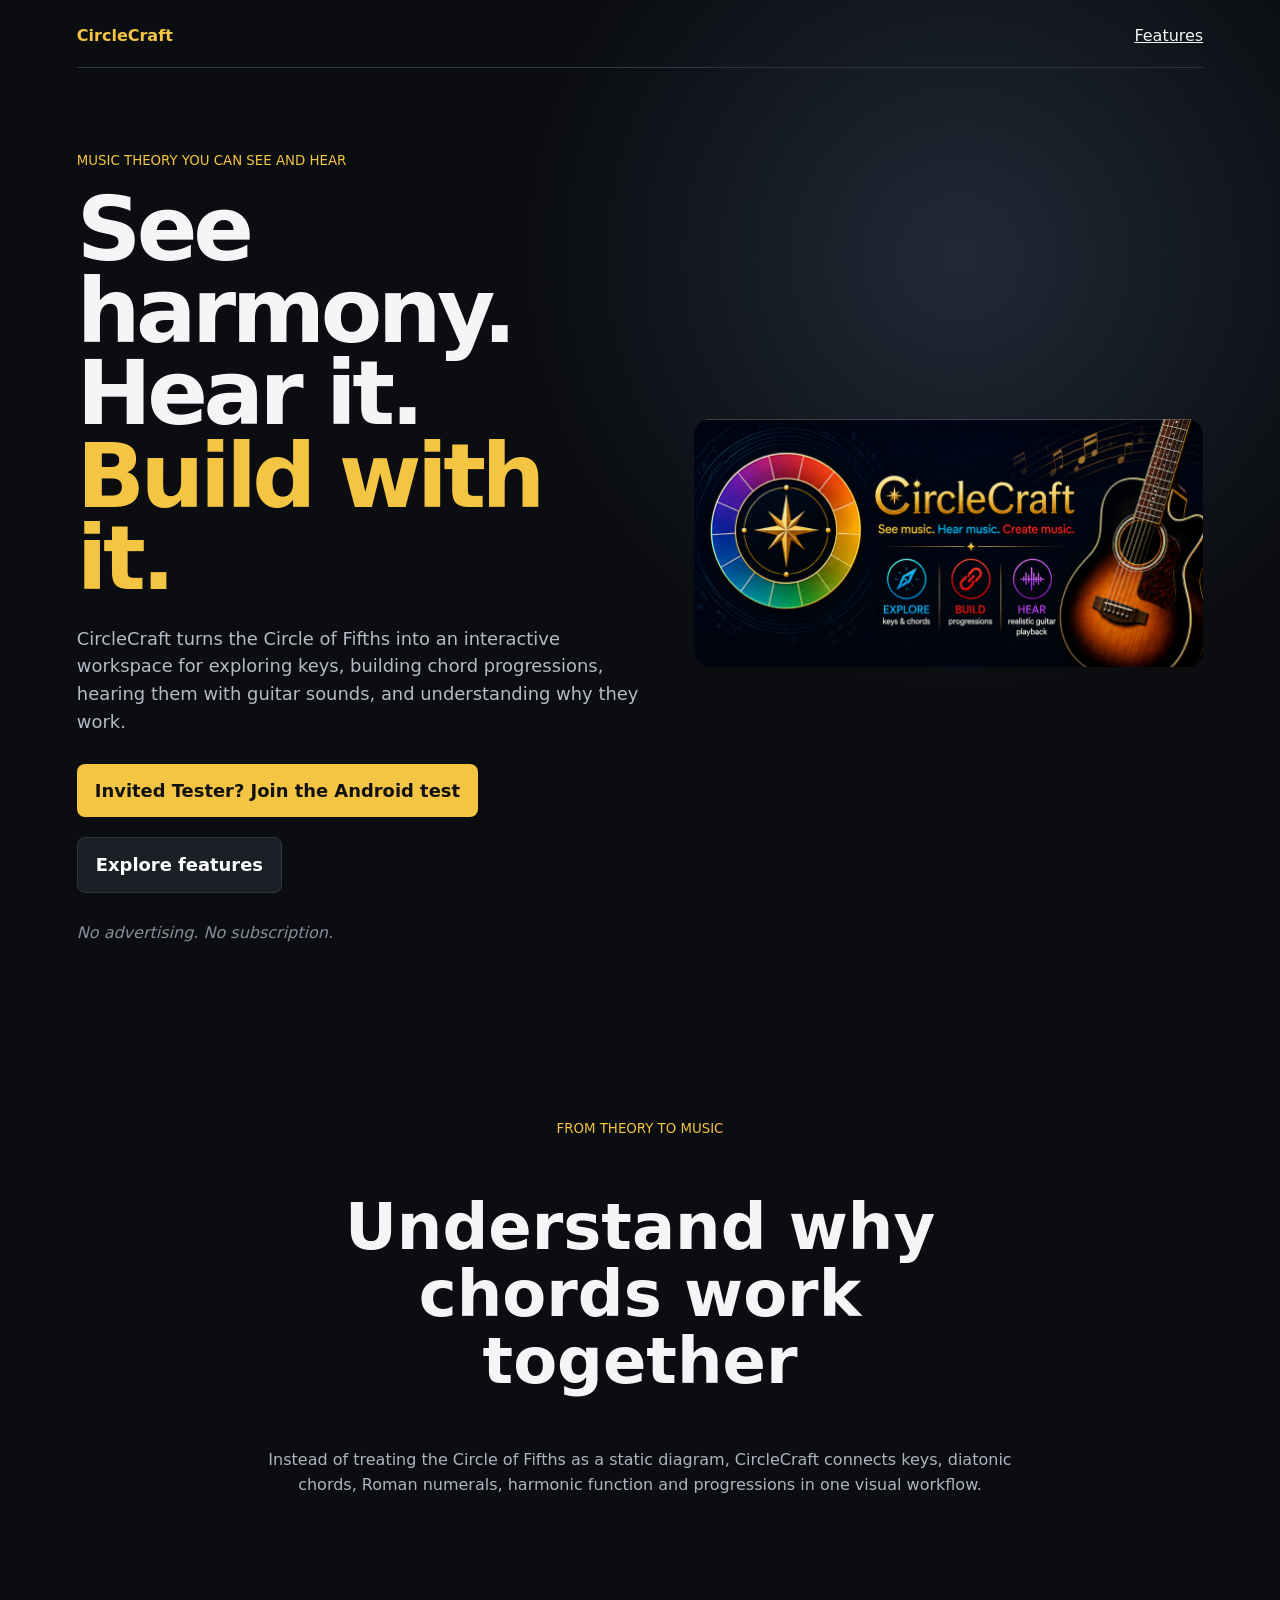
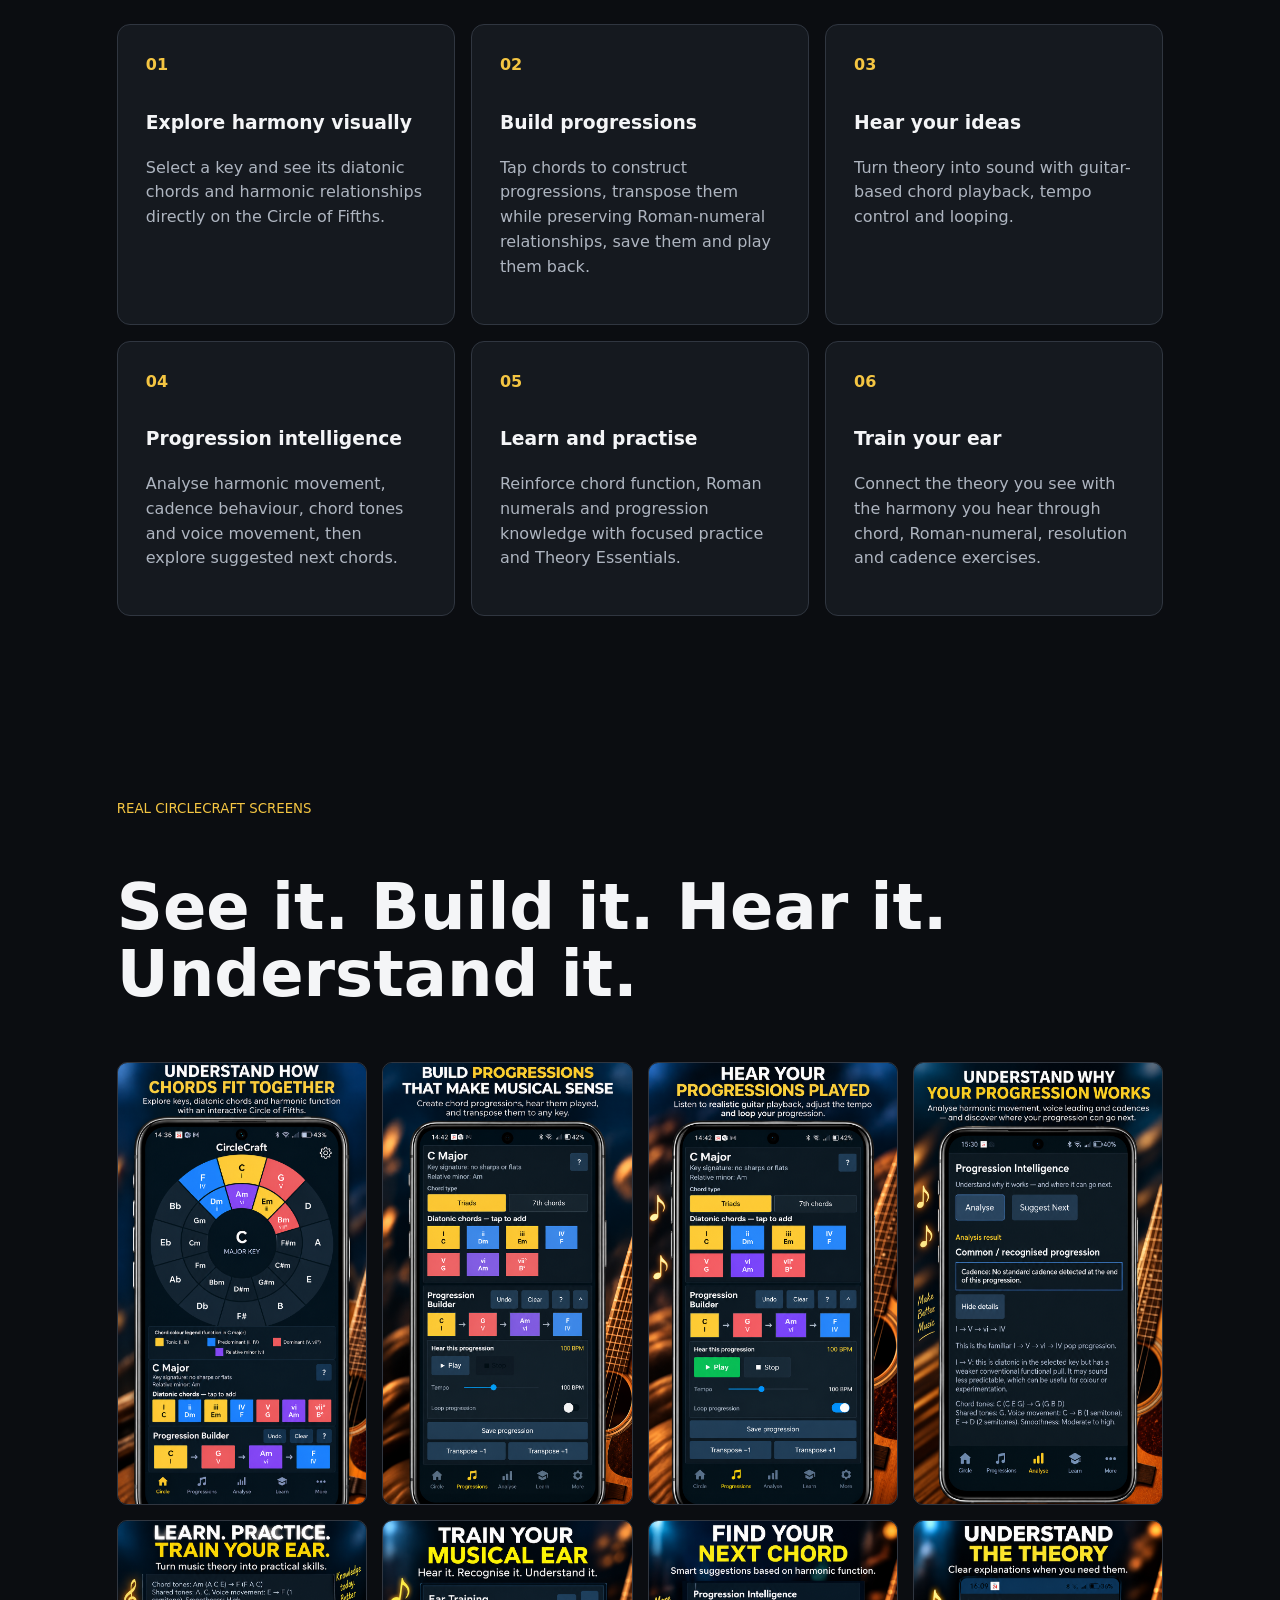
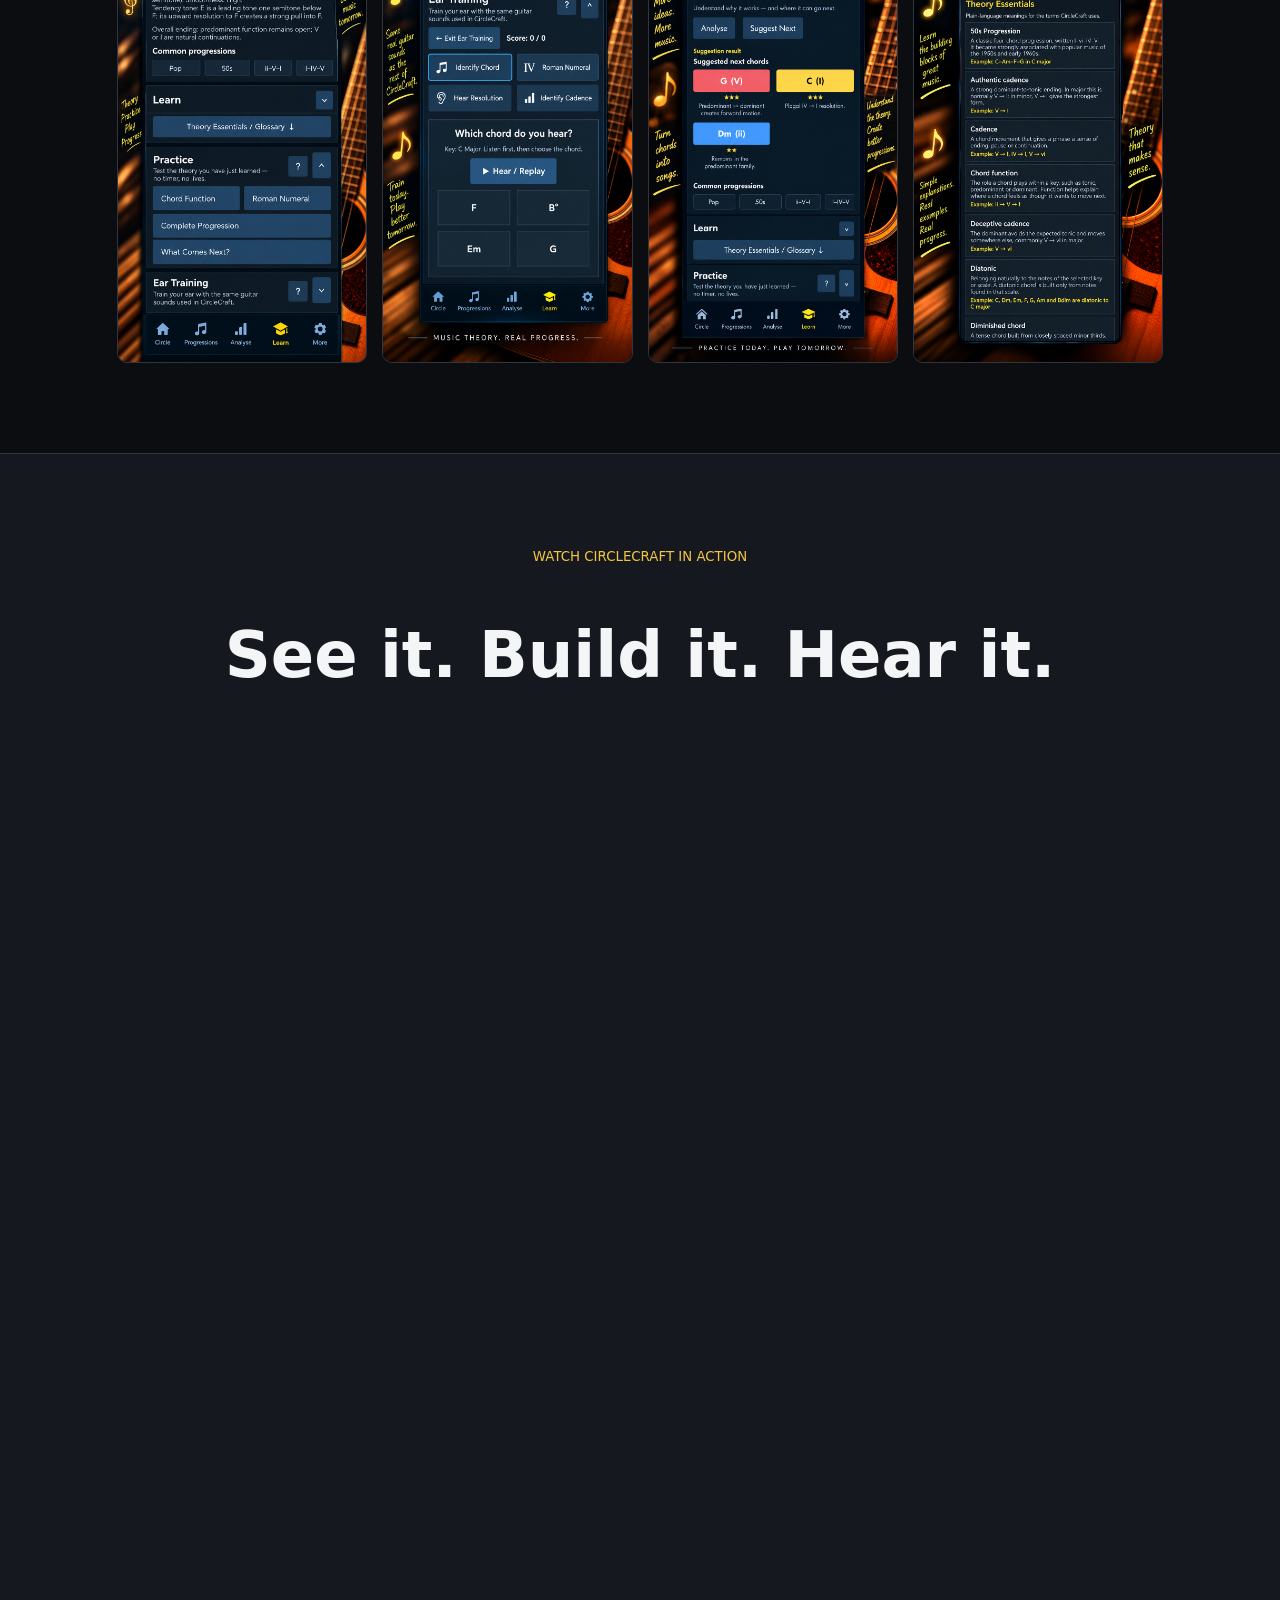
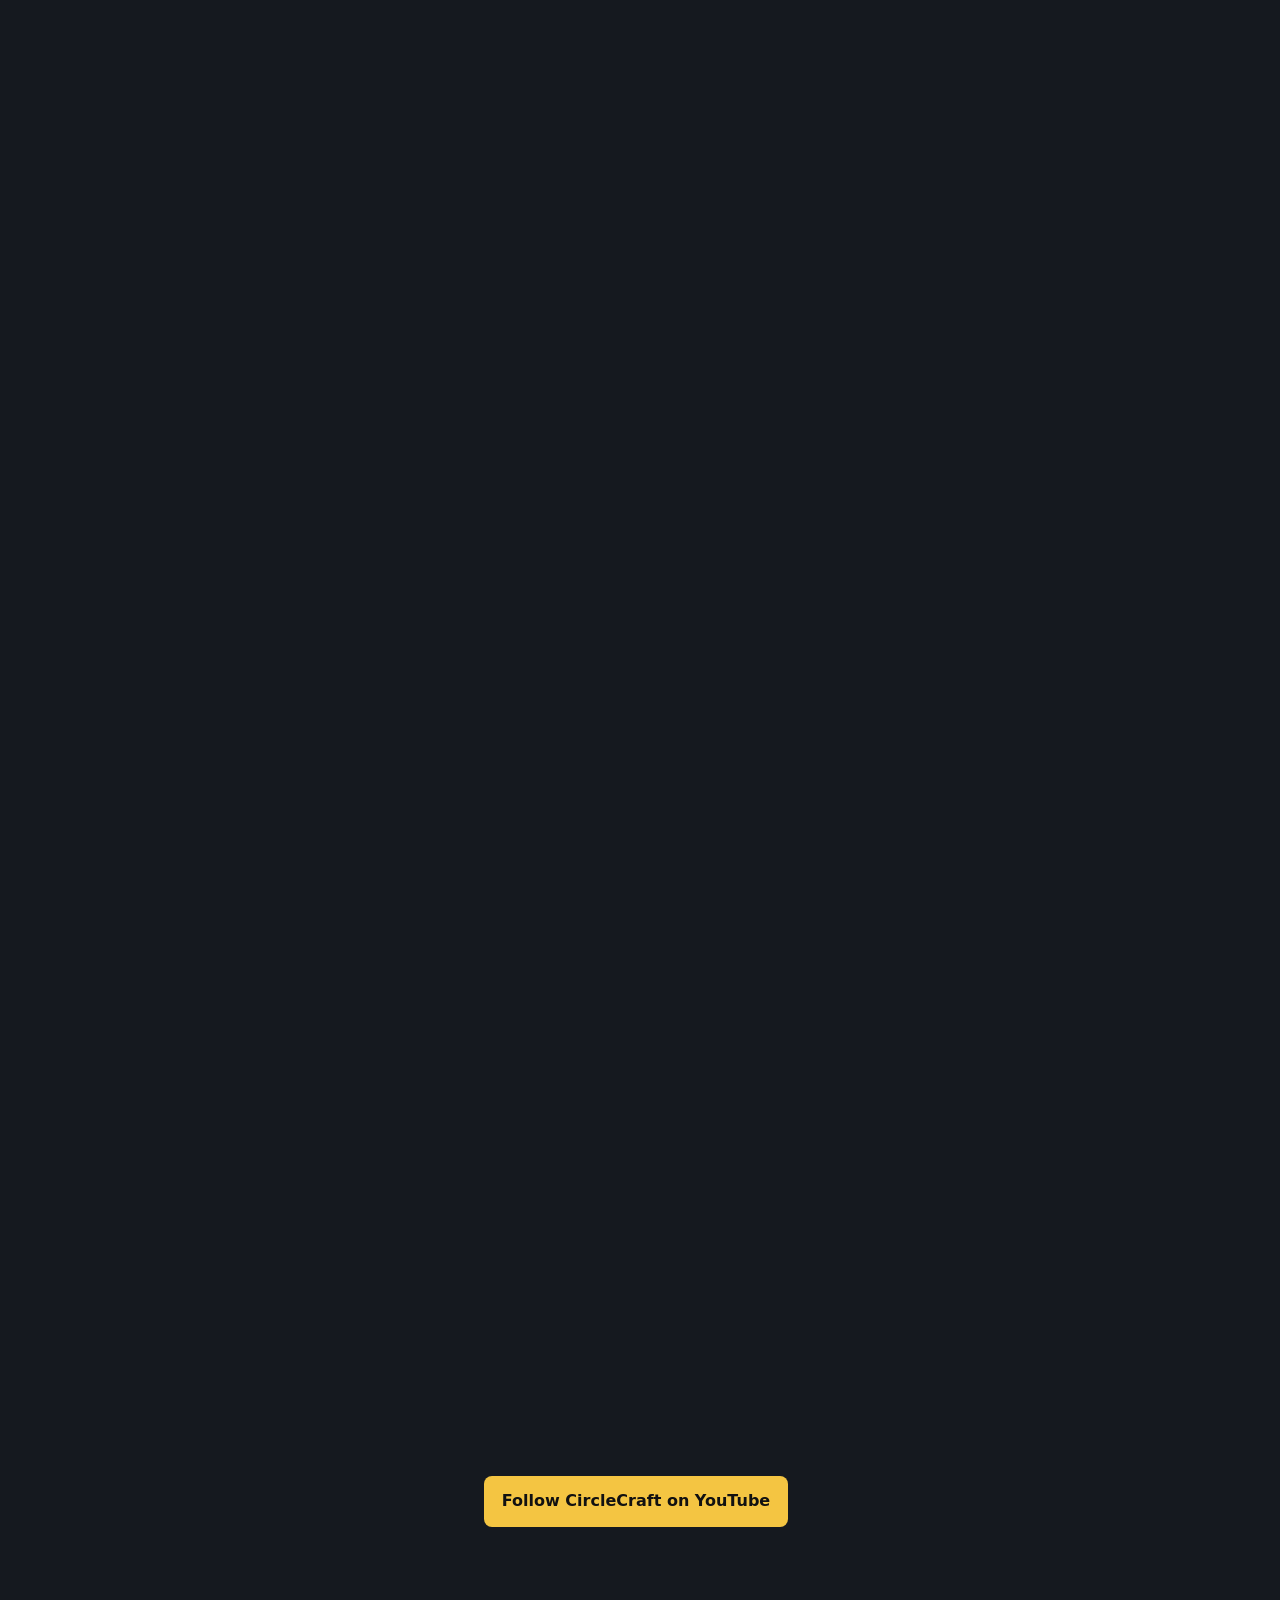
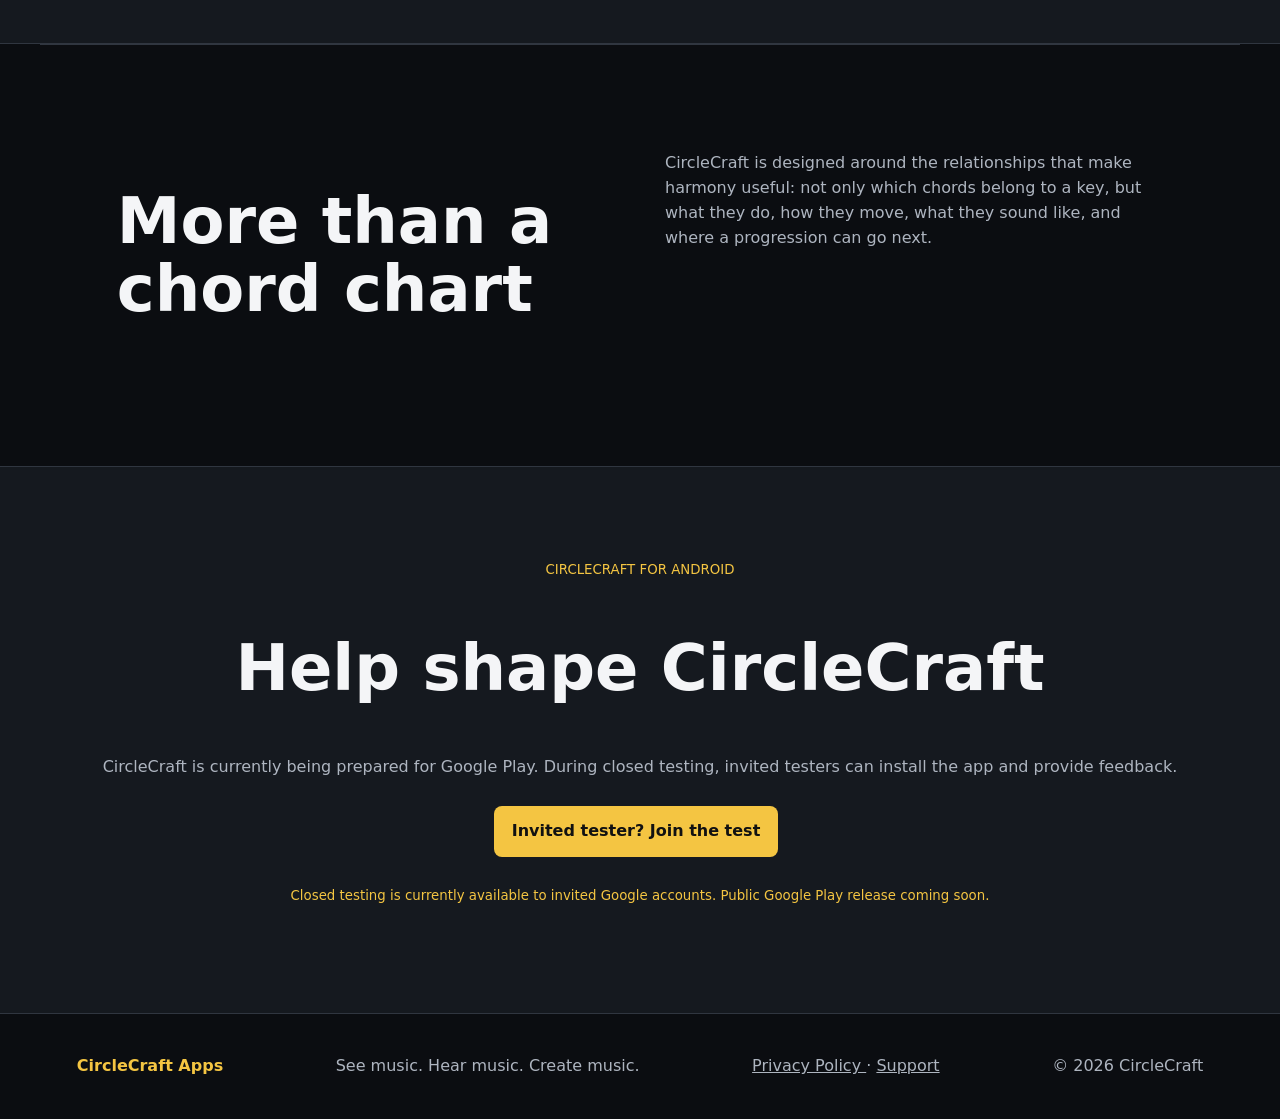
<file: index.html>
<!doctype html>
<html lang="en">
<head>
  <meta charset="utf-8">
  <meta name="viewport" content="width=device-width, initial-scale=1">

  <title>CircleCraft | Circle of Fifths & Chord Progression App for Guitar</title>

  <meta name="description"
        content="Explore the Circle of Fifths, build and hear guitar chord progressions, understand why chords work together, analyse harmony and discover what chord could come next with CircleCraft.">

  <link rel="canonical"
        href="https://circlecraftapps.github.io/circlecraft-site/">

  <meta name="robots" content="index, follow">

  <meta property="og:title"
        content="CircleCraft – Circle of Fifths & Chord Progressions">

  <meta property="og:description"
        content="See how chords fit together. Build, hear and understand guitar chord progressions with CircleCraft.">

  <meta property="og:type" content="website">

  <meta property="og:url"
        content="https://circlecraftapps.github.io/circlecraft-site/">

  <link rel="stylesheet" href="style.css">
  <script type="application/ld+json">
{
  "@context": "https://schema.org",
  "@type": "SoftwareApplication",
  "name": "CircleCraft",
  "applicationCategory": "MusicApplication",
  "operatingSystem": "Android",
  "description": "CircleCraft is an interactive Circle of Fifths and chord progression app for guitarists. Explore keys, build and hear chord progressions, analyse harmony and understand why chords work together.",
  "url": "https://circlecraftapps.github.io/circlecraft-site/",
  "author": {
    "@type": "Organization",
    "name": "CircleCraft Apps"
  }
}
</script>
</head>

<body>

<header>
  <nav>
    <b>CircleCraft</b>
    <a href="#features">Features</a>
  </nav>

  <div class="hero">
    <div>
      <small>MUSIC THEORY YOU CAN SEE AND HEAR</small>

      <h1>
        See harmony.<br>
        Hear it.<br>
        <em>Build with it.</em>
      </h1>

      <p>
        CircleCraft turns the Circle of Fifths into an interactive workspace for exploring keys,
        building chord progressions, hearing them with guitar sounds, and understanding why they work.
      </p>

      <p>
        <a class="btn" href="https://play.google.com/apps/testing/com.circlecraft.app">
          Invited Tester? Join the Android test
        </a>

        <a class="btn secondary" href="#features">
          Explore features
        </a>
      </p>

      <i>No advertising. No subscription.</i>
    </div>

    <div class="graphic">
      <img src="assets/feature-graphic.png" alt="CircleCraft">
    </div>
  </div>
</header>

<main>

  <section class="center">
    <small>FROM THEORY TO MUSIC</small>
    <h2>Understand why chords work together</h2>

    <p>
      Instead of treating the Circle of Fifths as a static diagram, CircleCraft connects keys,
      diatonic chords, Roman numerals, harmonic function and progressions in one visual workflow.
    </p>
  </section>

  <section id="features" class="cards">

    <article>
      <b>01</b>
      <h3>Explore harmony visually</h3>
      <p>
        Select a key and see its diatonic chords and harmonic relationships directly on the Circle of Fifths.
      </p>
    </article>

    <article>
      <b>02</b>
      <h3>Build progressions</h3>
      <p>
        Tap chords to construct progressions, transpose them while preserving Roman-numeral relationships,
        save them and play them back.
      </p>
    </article>

    <article>
      <b>03</b>
      <h3>Hear your ideas</h3>
      <p>
        Turn theory into sound with guitar-based chord playback, tempo control and looping.
      </p>
    </article>

    <article>
      <b>04</b>
      <h3>Progression intelligence</h3>
      <p>
        Analyse harmonic movement, cadence behaviour, chord tones and voice movement,
        then explore suggested next chords.
      </p>
    </article>

    <article>
      <b>05</b>
      <h3>Learn and practise</h3>
      <p>
        Reinforce chord function, Roman numerals and progression knowledge with focused practice
        and Theory Essentials.
      </p>
    </article>

    <article>
      <b>06</b>
      <h3>Train your ear</h3>
      <p>
        Connect the theory you see with the harmony you hear through chord, Roman-numeral,
        resolution and cadence exercises.
      </p>
    </article>

  </section>

  <section class="shots">
    <small>REAL CIRCLECRAFT SCREENS</small>
    <h2>See it. Build it. Hear it. Understand it.</h2>

    <div>
      <img src="assets/1.png" alt="CircleCraft screenshot 1">
      <img src="assets/2.png" alt="CircleCraft screenshot 2">
      <img src="assets/3.png" alt="CircleCraft screenshot 3">
      <img src="assets/4.png" alt="CircleCraft screenshot 4">
      <img src="assets/5.png" alt="CircleCraft screenshot 5">
      <img src="assets/6.png" alt="CircleCraft screenshot 6">
      <img src="assets/7.png" alt="CircleCraft screenshot 7">
      <img src="assets/8.png" alt="CircleCraft screenshot 8">
    </div>
  </section>

<section class="center panel">
  <small>WATCH CIRCLECRAFT IN ACTION</small>
  <h2>See it. Build it. Hear it.</h2>

  <div style="display:flex;justify-content:center;gap:20px;flex-wrap:wrap;margin:24px 0;">

    <iframe
  width="315"
  height="560"
  src="https://www.youtube.com/embed/y9bxK2Y7A-M"
  title="CircleCraft - What Chord Should Come Next?"
  frameborder="0"
  allow="accelerometer; autoplay; clipboard-write; encrypted-media; gyroscope; picture-in-picture; web-share"
  allowfullscreen>
</iframe>
    <iframe
      width="315"
      height="560"
     src="https://www.youtube.com/embed/8QqMsYDLS6Q"src="https://www.youtube.com/embed/8QqMsYDLS6Q"
      title="CircleCraft - Build and Hear Chord Progressions"
      frameborder="0"
      allow="accelerometer; autoplay; clipboard-write; encrypted-media; gyroscope; picture-in-picture; web-share"
      allowfullscreen>
    </iframe>

    <iframe
      width="315"
      height="560"
      src="https://www.youtube.com/embed/MCyIDNx7ud8"
      title="CircleCraft - Why C Am F G Works"
      frameborder="0"
      allow="accelerometer; autoplay; clipboard-write; encrypted-media; gyroscope; picture-in-picture; web-share"
      allowfullscreen>
    </iframe>

    <iframe
      width="315"
      height="560"
      src="https://www.youtube.com/embed/VfiPW5WfwWo"
      title="Circle of Fifths Explained in 60 Seconds"
      frameborder="0"
      allow="accelerometer; autoplay; clipboard-write; encrypted-media; gyroscope; picture-in-picture; web-share"
      allowfullscreen>
    </iframe>

    <iframe
  width="315"
  height="560"
  src="https://www.youtube.com/embed/XitreMGwx9A"
  title="Why Does G Want to Resolve to C?"
  frameborder="0"
  allow="accelerometer; autoplay; clipboard-write; encrypted-media; gyroscope; picture-in-picture; web-share"
  allowfullscreen>
</iframe>

    <iframe width="315" height="560"
  src="https://www.youtube.com/embed/V3VkaQHF3ZQ"
  title="Why Do C Major and A Minor Work So Well Together?"
  frameborder="0"
  allow="accelerometer; autoplay; clipboard-write; encrypted-media; gyroscope; picture-in-picture; web-share"
  allowfullscreen>
  </iframe>

    <iframe width="315" height="560"
  src="https://www.youtube.com/embed/3XZ6bgAjMCA"
  title="Why Does F G C Sound So Satisfying?"
  frameborder="0"
  allow="accelerometer; autoplay; clipboard-write; encrypted-media; gyroscope; picture-in-picture; web-share"
  allowfullscreen>
      
  </iframe>

    <iframe width="315" height="560"
  src="https://www.youtube.com/embed/LAHW9uHyIiA"
  title="Meet CircleCraft - See Hear and Build Chord Progressions"
  frameborder="0"
  allow="accelerometer; autoplay; clipboard-write; encrypted-media; gyroscope; picture-in-picture; web-share"
  allowfullscreen>
      
  </iframe>
    <iframe width="315" height="560"
    src="https://www.youtube.com/embed/2-upIa3Zv08"
    title="CircleCraft - A Minor Problem"
    frameborder="0"
    allow="accelerometer; autoplay; clipboard-write; encrypted-media; gyroscope; picture-in-picture; web-share"
    allowfullscreen>
</iframe>

    <iframe width="315" height="560"
    src="https://www.youtube.com/embed/Exc1Z-1cSgc"
    title="CircleCraft - Music Theory Giving You a Headache?"
    frameborder="0"
    allow="accelerometer; autoplay; clipboard-write; encrypted-media; gyroscope; picture-in-picture; web-share"
    allowfullscreen>
</iframe>

  </div>

  <p>
    <a class="btn" href="https://www.youtube.com/@CircleCraftApps">
      Follow CircleCraft on YouTube
    </a>
  </p>
</section>

  <section class="why">
    <h2>More than a chord chart</h2>

    <p>
      CircleCraft is designed around the relationships that make harmony useful:
      not only which chords belong to a key, but what they do, how they move,
      what they sound like, and where a progression can go next.
    </p>
  </section>

  <section id="testing" class="center panel">
    <small>CIRCLECRAFT FOR ANDROID</small>
    <h2>Help shape CircleCraft</h2>

    <p>
      CircleCraft is currently being prepared for Google Play.
      During closed testing, invited testers can install the app and provide feedback.
    </p>

    <a class="btn" href="https://play.google.com/apps/testing/com.circlecraft.app">
      Invited tester? Join the test
    </a>

    <p>
      <small>
        Closed testing is currently available to invited Google accounts.
        Public Google Play release coming soon.
      </small>
    </p>
  </section>

</main>

<footer>
  <b>CircleCraft Apps</b>

  <span>
    See music. Hear music. Create music.
  </span>

  <span>
    <a href="https://circlecraftapps.github.io/circlecraft-privacy/">
      Privacy Policy
    </a>
    ·
    <a href="mailto:circlecraftapps@gmail.com">
      Support
    </a>
  </span>

  <span>
    © 2026 CircleCraft
  </span>
</footer>

</body>
</html>
</file>
<file: style.css>
*{box-sizing:border-box}html{scroll-behavior:smooth}body{margin:0;background:#0b0d11;color:#f4f5f7;font-family:system-ui,Segoe UI,Arial,sans-serif;line-height:1.55}a{color:inherit}header{padding:24px 6vw 80px;background:radial-gradient(circle at 75% 25%,#202a37,transparent 35%)}nav{max-width:1200px;margin:auto;display:flex;justify-content:space-between;border-bottom:1px solid #303640;padding-bottom:18px}nav b,small,.cards b{color:#f4c542}.hero{max-width:1200px;margin:80px auto 0;display:grid;grid-template-columns:1.05fr .95fr;gap:55px;align-items:center}.hero h1{font-size:clamp(3rem,7vw,6.5rem);line-height:.92;letter-spacing:-.05em;margin:15px 0 25px}.hero em{color:#f4c542;font-style:normal}.hero p{color:#b5bbc5;font-size:1.12rem}.hero i{color:#858d99}.graphic img{width:100%;border-radius:16px}.btn{display:inline-block;background:#f4c542;color:#111;text-decoration:none;font-weight:800;padding:13px 18px;border-radius:8px;margin:10px 8px 10px 0}.secondary{background:#1b2027;color:white;border:1px solid #303640}.muted{opacity:.6}section{padding:90px 6vw}.center{text-align:center;max-width:900px;margin:auto}.center h2,.shots h2,.why h2{font-size:clamp(2.2rem,5vw,4rem);line-height:1.05}.center p,.why p,.cards p{color:#aeb5c0}.cards{max-width:1200px;margin:auto;display:grid;grid-template-columns:repeat(3,1fr);gap:16px;padding-top:20px}.cards article{background:#15191f;border:1px solid #303640;padding:28px;border-radius:13px}.cards h3{margin-top:30px}.shots{max-width:1200px;margin:auto}.shots div{display:grid;grid-template-columns:repeat(4,1fr);gap:15px}.shots img{width:100%;border-radius:10px;border:1px solid #303640}.why{max-width:1200px;margin:auto;border-top:1px solid #303640;display:grid;grid-template-columns:1fr 1fr;gap:50px}.panel{max-width:none;background:#15191f;border-block:1px solid #303640}footer{padding:40px 6vw;color:#aeb5c0;display:flex;gap:25px;justify-content:space-between;flex-wrap:wrap}footer b{color:#f4c542}@media(max-width:800px){.hero,.why{grid-template-columns:1fr}.cards{grid-template-columns:1fr}.shots div{grid-template-columns:repeat(2,1fr)}}
</file>
